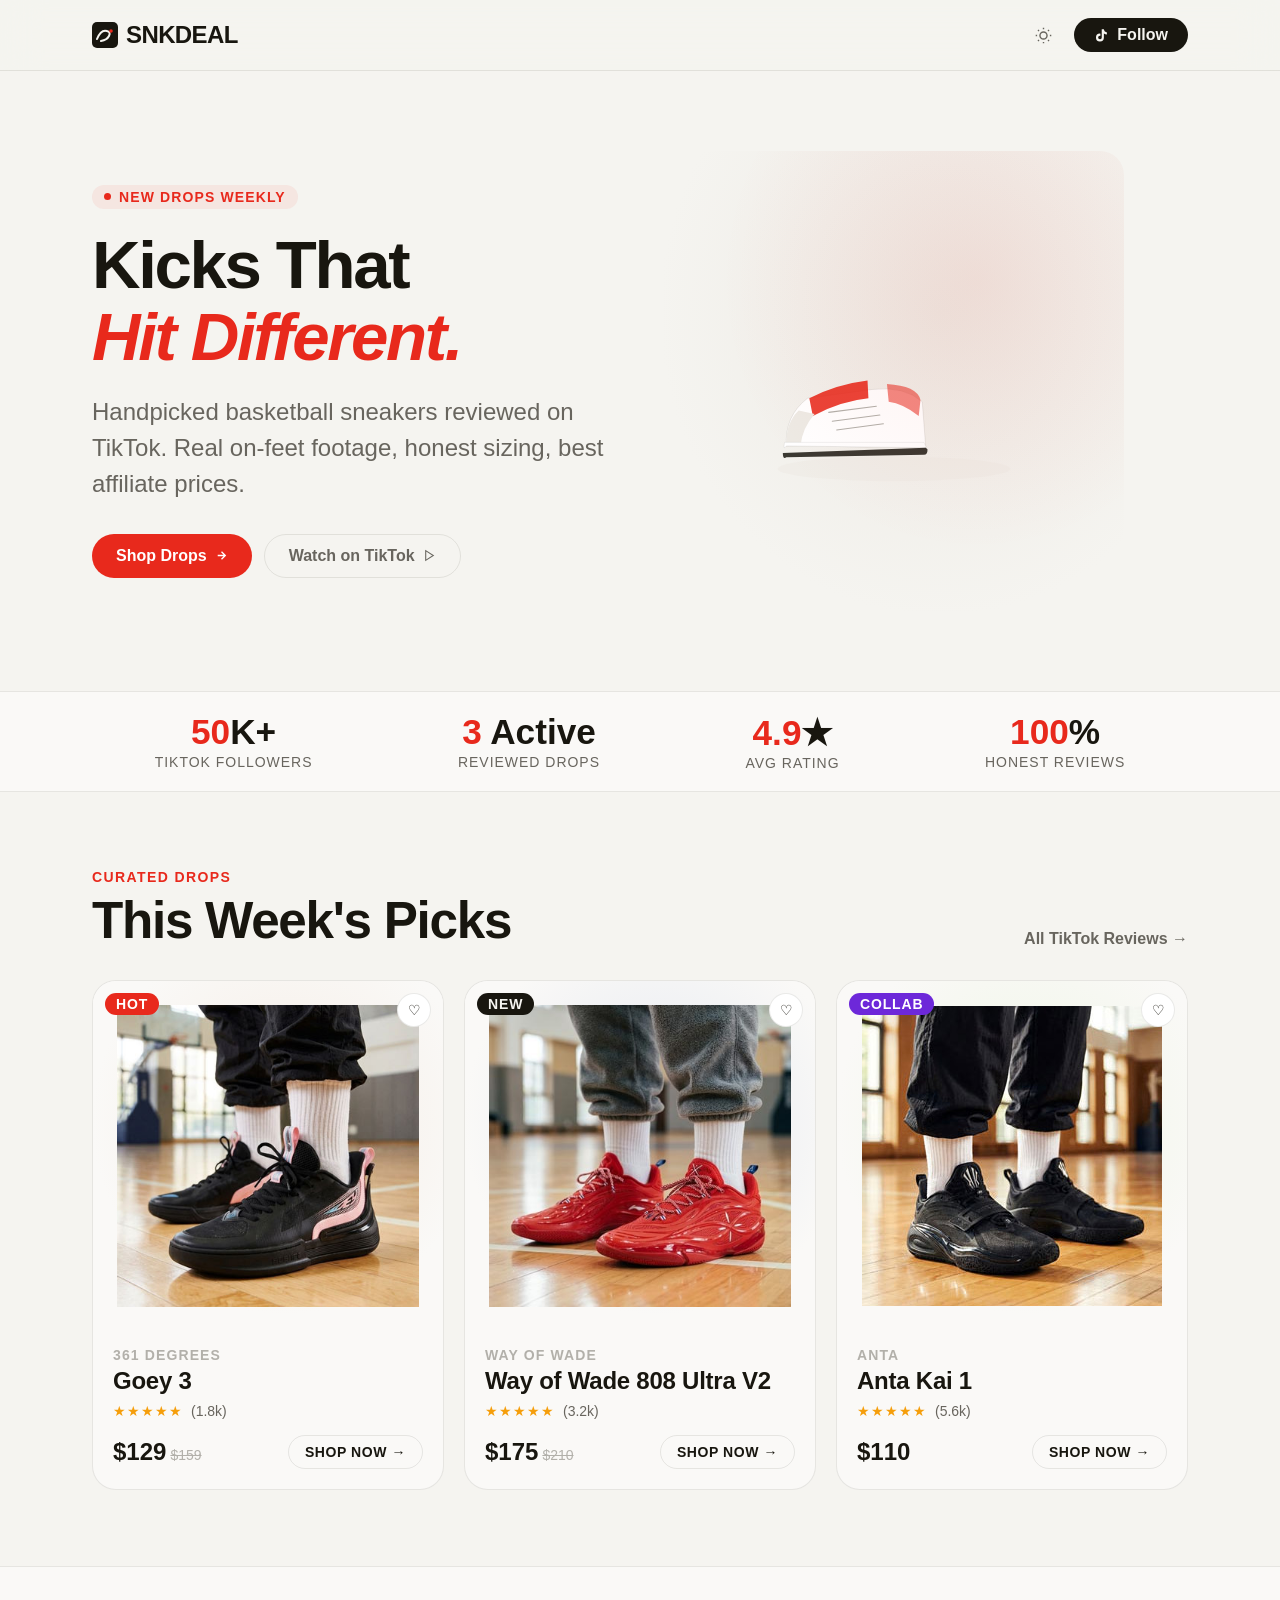
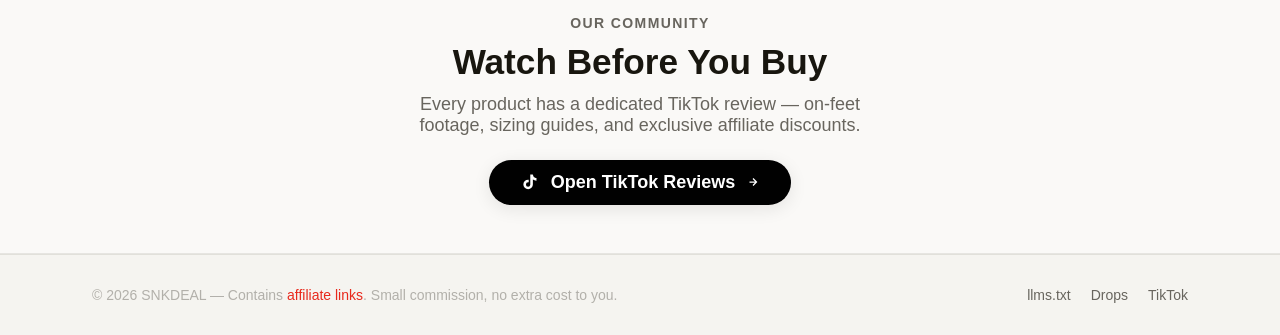
<file: index.html>
<!DOCTYPE html>
<html lang="en" data-theme="light">
<head>
<meta charset="UTF-8">
<meta name="viewport" content="width=device-width, initial-scale=1.0">
<title>SNKDEAL - Sneaker Deal | TikTok-Reviewed Kicks</title>
<meta name="description" content="Handpicked sneaker deals reviewed by @popwiremedia on TikTok. Honest on-feet footage, real sizing guides, and exclusive affiliate prices on Li-Ning, Way of Wade, Anta, and more.">
<meta name="keywords" content="sneaker deals, basketball shoes, Li-Ning Goey 3, Way of Wade 808, Anta Kai 1, TikTok sneaker review, popwiremedia">
<meta name="author" content="popwiremedia">
<link rel="canonical" href="https://snkdeal.github.io/">

<!-- Open Graph (Facebook, Messenger, Discord) -->
<meta property="og:type" content="website">
<meta property="og:title" content="SNKDEAL - Sneaker Deal | TikTok-Reviewed Kicks">
<meta property="og:description" content="Honest sneaker reviews by @popwiremedia. Real on-feet footage and exclusive affiliate deals.">
<meta property="og:url" content="https://snkdeal.github.io/">
<meta property="og:site_name" content="SNKDEAL">
<meta property="og:image" content="https://snkdeal.github.io/og-image.jpg">

<!-- Twitter Card -->
<meta name="twitter:card" content="summary_large_image">
<meta name="twitter:site" content="@popwiremedia">
<meta name="twitter:title" content="SNKDEAL - Sneaker Deal">
<meta name="twitter:description" content="Honest sneaker reviews by @popwiremedia. Exclusive affiliate deals.">
<meta name="twitter:image" content="https://snkdeal.github.io/og-image.jpg">

<!-- JSON-LD Structured Data -->
<script type="application/ld+json">
{
  "@context": "https://schema.org",
  "@type": "WebSite",
  "name": "SNKDEAL - Sneaker Deal",
  "url": "https://snkdeal.github.io/",
  "description": "TikTok-reviewed sneaker affiliate deals by @popwiremedia",
  "author": {
    "@type": "Person",
    "name": "popwiremedia",
    "sameAs": "https://www.tiktok.com/@popwiremedia"
  }
}
</script>
<meta name="google-site-verification" content="m4z4cBpgV90V_t2Q5Q-P1oXbpqA1xzdhGxe5RTSXhgk" />
<link rel="preconnect" href="https://api.fontshare.com">
<link href="https://api.fontshare.com/v2/css?f[]=satoshi@400,500,700&f[]=cabinet-grotesk@700,800&display=swap" rel="stylesheet">
<style>
    .stg img,
.ms img {
  width: 100%;
  height: 100%;
  object-fit: contain;
  display: block;
}
:root,[data-theme="light"]{
  --fd:'Cabinet Grotesk','Helvetica Neue',sans-serif;
  --fb:'Satoshi','Inter',sans-serif;
  --xs:clamp(.75rem,.7rem + .25vw,.875rem);
  --sm:clamp(.875rem,.8rem + .35vw,1rem);
  --base:clamp(1rem,.95rem + .25vw,1.125rem);
  --lg:clamp(1.125rem,1rem + .75vw,1.5rem);
  --xl:clamp(1.5rem,1.2rem + 1.25vw,2.25rem);
  --2xl:clamp(2rem,1.2rem + 2.5vw,3.5rem);
  --3xl:clamp(2.5rem,1rem + 4vw,5rem);
  --s1:.25rem;--s2:.5rem;--s3:.75rem;--s4:1rem;--s5:1.25rem;
  --s6:1.5rem;--s8:2rem;--s10:2.5rem;--s12:3rem;--s16:4rem;--s20:5rem;
  --bg:#f5f4f0;--sur:#faf9f7;--sur2:#fff;--suro:#edeae4;
  --bdr:rgba(28,22,10,.09);--txt:#18160f;--mut:#68655e;--fnt:#b2b0aa;
  --acc:#E8291C;--acch:#c41e13;--accbg:rgba(232,41,28,.07);
  --rsm:.375rem;--rmd:.5rem;--rlg:.75rem;--rxl:1rem;--r2xl:1.5rem;--rf:9999px;
  --sh1:0 1px 3px rgba(20,14,4,.06);
  --sh2:0 4px 18px rgba(20,14,4,.09);
  --sh3:0 14px 44px rgba(20,14,4,.13);
  --tr:180ms cubic-bezier(.16,1,.3,1);--w:1160px;
}
[data-theme="dark"]{
  --bg:#111010;--sur:#181715;--sur2:#1f1e1c;--suro:#252320;
  --bdr:rgba(255,250,235,.08);--txt:#e2e0da;--mut:#7a7870;--fnt:#4a4845;
  --acc:#FF4438;--acch:#FF3B2F;--accbg:rgba(255,68,56,.09);
  --sh1:0 1px 3px rgba(0,0,0,.22);--sh2:0 4px 18px rgba(0,0,0,.32);--sh3:0 14px 44px rgba(0,0,0,.48);
}
@media(prefers-color-scheme:dark){:root:not([data-theme]){
  --bg:#111010;--sur:#181715;--sur2:#1f1e1c;--suro:#252320;
  --bdr:rgba(255,250,235,.08);--txt:#e2e0da;--mut:#7a7870;--fnt:#4a4845;
  --acc:#FF4438;--acch:#FF3B2F;--accbg:rgba(255,68,56,.09);
  --sh1:0 1px 3px rgba(0,0,0,.22);--sh2:0 4px 18px rgba(0,0,0,.32);--sh3:0 14px 44px rgba(0,0,0,.48);
}}
*,*::before,*::after{box-sizing:border-box;margin:0;padding:0}
html{-webkit-font-smoothing:antialiased;scroll-behavior:smooth;scroll-padding-top:72px}
body{font-family:var(--fb);font-size:var(--base);color:var(--txt);background:var(--bg);min-height:100dvh}
img,svg{display:block;max-width:100%}ul{list-style:none}
button{cursor:pointer;background:none;border:none;font:inherit;color:inherit}
a{color:inherit;text-decoration:none}
h1,h2,h3,h4{font-family:var(--fd);line-height:1.08;text-wrap:balance}
p{text-wrap:pretty}::selection{background:var(--accbg)}
:focus-visible{outline:2px solid var(--acc);outline-offset:3px;border-radius:var(--rsm)}
a,button{transition:color var(--tr),background var(--tr),box-shadow var(--tr),transform var(--tr)}
.w{max-width:var(--w);margin-inline:auto;padding-inline:clamp(var(--s4),4vw,var(--s8))}
/* NAV */
.nav{position:sticky;top:0;z-index:100;background:color-mix(in oklab,var(--bg) 82%,transparent);backdrop-filter:blur(20px) saturate(1.5);-webkit-backdrop-filter:blur(20px) saturate(1.5);border-bottom:1px solid var(--bdr)}
.nr{display:flex;align-items:center;justify-content:space-between;padding-block:var(--s4);gap:var(--s4)}
.logo{display:flex;align-items:center;gap:var(--s2);font-family:var(--fd);font-size:var(--lg);font-weight:800;letter-spacing:-.025em}
.na{display:flex;align-items:center;gap:var(--s3)}
.bti{width:38px;height:38px;display:flex;align-items:center;justify-content:center;border-radius:var(--rmd);color:var(--mut)}
.bti:hover{color:var(--txt);background:var(--suro)}
.btp{display:inline-flex;align-items:center;gap:var(--s2);background:var(--txt);color:var(--bg);padding:var(--s2) var(--s5);border-radius:var(--rf);font-size:var(--sm);font-weight:700}
.btp:hover{background:var(--acc);transform:translateY(-1px);box-shadow:var(--sh2)}
/* HERO */
.hero{padding-block:clamp(var(--s12),8vw,var(--s20))}
.hi{display:grid;grid-template-columns:1fr 1fr;gap:var(--s12);align-items:center}
.ey{display:inline-flex;align-items:center;gap:var(--s2);background:var(--accbg);color:var(--acc);padding:var(--s1) var(--s3);border-radius:var(--rf);font-size:var(--xs);font-weight:700;letter-spacing:.08em;text-transform:uppercase;margin-bottom:var(--s5)}
.hero h1{font-size:var(--3xl);font-weight:800;letter-spacing:-.035em;margin-bottom:var(--s5)}
.hero h1 em{font-style:italic;color:var(--acc)}
.hs{font-size:var(--lg);color:var(--mut);max-width:40ch;margin-bottom:var(--s8);line-height:1.5}
.cr{display:flex;gap:var(--s3);flex-wrap:wrap}
.bp{display:inline-flex;align-items:center;gap:var(--s2);background:var(--acc);color:#fff;padding:var(--s3) var(--s6);border-radius:var(--rf);font-size:var(--sm);font-weight:700}
.bp:hover{background:var(--acch);transform:translateY(-2px);box-shadow:0 8px 28px rgba(232,41,28,.3)}
.bo{display:inline-flex;align-items:center;gap:var(--s2);border:1px solid var(--bdr);padding:var(--s3) var(--s6);border-radius:var(--rf);font-size:var(--sm);font-weight:600;color:var(--mut)}
.bo:hover{border-color:var(--txt);color:var(--txt);transform:translateY(-1px)}
.stg{width:100%;max-width:460px;aspect-ratio:1;border-radius:var(--r2xl);background:radial-gradient(ellipse at 60% 35%,var(--suro) 0%,var(--bg) 72%);display:flex;align-items:center;justify-content:center;position:relative;overflow:hidden}
.stg::before{content:'';position:absolute;inset:0;background:radial-gradient(ellipse at 68% 28%,rgba(232,41,28,.08) 0%,transparent 58%)}
/* STATS */
.sts{background:var(--sur);border-top:1px solid var(--bdr);border-bottom:1px solid var(--bdr);padding-block:var(--s5)}
.sr{display:flex;justify-content:space-around;flex-wrap:wrap;gap:var(--s5)}
.st{text-align:center}
.sn{font-family:var(--fd);font-size:var(--xl);font-weight:800}
.sn span{color:var(--acc)}
.sl{font-size:var(--xs);color:var(--mut);text-transform:uppercase;letter-spacing:.07em;margin-top:2px}
/* SECTION HD */
.sh{display:flex;align-items:flex-end;justify-content:space-between;margin-bottom:var(--s8);flex-wrap:wrap;gap:var(--s4)}
.se{font-size:var(--xs);font-weight:700;letter-spacing:.1em;text-transform:uppercase;color:var(--acc);margin-bottom:var(--s2)}
.st2{font-size:var(--2xl);font-weight:800;letter-spacing:-.025em}
.sa{font-size:var(--sm);font-weight:600;color:var(--mut);display:flex;align-items:center;gap:4px;white-space:nowrap}
.sa:hover{color:var(--acc)}
/* PRODUCTS */
.prods{padding-block:clamp(var(--s12),6vw,var(--s20))}
.grid{display:grid;grid-template-columns:repeat(auto-fill,minmax(min(300px,100%),1fr));gap:var(--s5)}
/* CARD */
.card{background:var(--sur);border:1px solid var(--bdr);border-radius:var(--r2xl);overflow:hidden;cursor:pointer;position:relative;display:flex;flex-direction:column;transition:transform var(--tr),box-shadow var(--tr)}
.card:hover{transform:translateY(-6px);box-shadow:var(--sh3)}
.card:hover .ca{background:var(--acc);color:#fff;border-color:transparent}
.card:hover .sw svg{transform:scale(1.06) rotate(-3deg)}
.bdg{position:absolute;top:var(--s3);left:var(--s3);z-index:2;font-size:var(--xs);font-weight:700;letter-spacing:.06em;text-transform:uppercase;padding:3px 11px;border-radius:var(--rf)}
.bh{background:var(--acc);color:#fff}
.bn{background:var(--txt);color:var(--bg)}
.bc{background:#6d28d9;color:#fff}
.bs{background:#15803d;color:#fff}
.wsh{position:absolute;top:var(--s3);right:var(--s3);z-index:2;width:34px;height:34px;border-radius:var(--rf);background:var(--sur2);border:1px solid var(--bdr);display:flex;align-items:center;justify-content:center;font-size:14px;transition:background var(--tr),transform var(--tr)}
.wsh:hover{background:var(--accbg);transform:scale(1.1)}
.sw{aspect-ratio:1;display:flex;align-items:center;justify-content:center;padding:var(--s6)}
.sw svg{transition:transform 320ms cubic-bezier(.16,1,.3,1)}
.cb{padding:var(--s4) var(--s5) var(--s5);display:flex;flex-direction:column;flex:1}
.cbr{font-size:var(--xs);font-weight:600;letter-spacing:.08em;text-transform:uppercase;color:var(--fnt);margin-bottom:var(--s1)}
.cn{font-family:var(--fd);font-size:var(--lg);font-weight:700;letter-spacing:-.01em;margin-bottom:var(--s2);line-height:1.15}
.cm{display:flex;align-items:center;gap:var(--s2);margin-bottom:var(--s4);font-size:var(--xs);color:var(--mut)}
.str{color:#f59e0b;letter-spacing:1px}
.cf{display:flex;align-items:center;justify-content:space-between;margin-top:auto}
.pr{font-family:var(--fd);font-size:var(--lg);font-weight:800}
.pro{font-size:var(--xs);color:var(--fnt);text-decoration:line-through;margin-left:var(--s1)}
.ca{display:inline-flex;align-items:center;gap:4px;border:1.5px solid var(--bdr);border-radius:var(--rf);padding:var(--s2) var(--s4);font-size:var(--xs);font-weight:700;letter-spacing:.04em;text-transform:uppercase;white-space:nowrap;transition:background var(--tr),color var(--tr),border-color var(--tr)}
.bwm{background:radial-gradient(circle at 55% 40%,#f5ece4 0%,var(--sur) 68%)}
.bwk{background:radial-gradient(circle at 55% 40%,#e4e8f0 0%,var(--sur) 68%)}
.bvv{background:radial-gradient(circle at 55% 40%,#eef5e4 0%,var(--sur) 68%)}
[data-theme="dark"] .bwm{background:radial-gradient(circle at 55% 40%,#2a2320 0%,var(--sur) 68%)}
[data-theme="dark"] .bwk{background:radial-gradient(circle at 55% 40%,#1e2228 0%,var(--sur) 68%)}
[data-theme="dark"] .bvv{background:radial-gradient(circle at 55% 40%,#20281e 0%,var(--sur) 68%)}
/* TT */
.tt{background:var(--sur);border-top:1px solid var(--bdr);border-bottom:1px solid var(--bdr);padding-block:var(--s12)}
.tti{text-align:center}
.tti h2{font-size:var(--xl);font-weight:800;margin-bottom:var(--s3)}
.tti p{color:var(--mut);max-width:50ch;margin-inline:auto;margin-bottom:var(--s6)}
.btt{display:inline-flex;align-items:center;gap:var(--s3);background:#010101;color:#fff;padding:var(--s3) var(--s8);border-radius:var(--rf);font-size:var(--base);font-weight:700;box-shadow:var(--sh2)}
.btt:hover{background:var(--acc);transform:translateY(-2px)}
/* FOOTER */
.ft{padding-block:var(--s8);border-top:1px solid var(--bdr)}
.fr{display:flex;align-items:center;justify-content:space-between;flex-wrap:wrap;gap:var(--s4)}
.fn{font-size:var(--xs);color:var(--fnt)}.fn a{color:var(--acc)}
.fl{display:flex;gap:var(--s5)}.fl a{font-size:var(--xs);color:var(--mut)}.fl a:hover{color:var(--txt)}
/* REVEAL */
.r{opacity:0;transform:translateY(22px);transition:opacity .5s ease,transform .5s ease}
.r.on{opacity:1;transform:none}
@media(max-width:768px){.hi{grid-template-columns:1fr}.stg{display:none}.fr{flex-direction:column;text-align:center}}
</style>
</head>
<body>

<nav class="nav" role="navigation" aria-label="Main">
  <div class="w">
    <div class="nr">
      <a href="index.html" class="logo" aria-label="SNKDEAL home">
        <svg width="26" height="26" viewBox="0 0 26 26" fill="none" aria-hidden="true">
          <rect width="26" height="26" rx="5" fill="currentColor"/>
          <path d="M5 17 Q9 7 15 9 Q19 10 17 14 Q15 18 9 19" stroke="var(--bg)" stroke-width="2" stroke-linecap="round" fill="none"/>
          <circle cx="19" cy="9" r="1.8" fill="var(--acc)"/>
        </svg>
        SNKDEAL
      </a>
      <div class="na">
        <button class="bti" data-tt aria-label="Toggle theme">
          <svg width="17" height="17" viewBox="0 0 24 24" fill="none" stroke="currentColor" stroke-width="2"><circle cx="12" cy="12" r="5"/><path d="M12 1v2M12 21v2M4.22 4.22l1.42 1.42M18.36 18.36l1.42 1.42M1 12h2M21 12h2M4.22 19.78l1.42-1.42M18.36 5.64l1.42-1.42"/></svg>
        </button>
        <a href="https://www.tiktok.com/@popwiremedia" target="_blank" rel="noopener noreferrer" class="btp">
          <svg width="15" height="15" viewBox="0 0 24 24" fill="currentColor"><path d="M19.59 6.69a4.83 4.83 0 01-3.77-4.25V2h-3.45v13.67a2.89 2.89 0 01-2.88 2.5 2.89 2.89 0 01-2.89-2.89 2.89 2.89 0 012.89-2.89c.28 0 .54.04.79.1V9.01a6.33 6.33 0 00-.79-.05 6.34 6.34 0 00-6.34 6.34 6.34 6.34 0 006.34 6.34 6.34 6.34 0 006.33-6.34V8.69a8.22 8.22 0 004.81 1.54V6.79a4.85 4.85 0 01-1.04-.1z"/></svg>
          Follow
        </a>
      </div>
    </div>
  </div>
</nav>

<main id="main">
<section class="hero" aria-labelledby="h1">
  <div class="w"><div class="hi">
    <div>
      <div class="ey r"><svg width="7" height="7" viewBox="0 0 7 7"><circle cx="3.5" cy="3.5" r="3.5" fill="currentColor"/></svg>New Drops Weekly</div>
      <h1 id="h1" class="r">Kicks That<br><em>Hit Different.</em></h1>
      <p class="hs r">Handpicked basketball sneakers reviewed on TikTok. Real on-feet footage, honest sizing, best affiliate prices.</p>
      <div class="cr r">
        <a href="#products" class="bp">Shop Drops <svg width="13" height="13" viewBox="0 0 24 24" fill="none" stroke="currentColor" stroke-width="2.5"><path d="M5 12h14M12 5l7 7-7 7"/></svg></a>
        <a href="https://www.tiktok.com/@popwiremedia" target="_blank" rel="noopener noreferrer" class="bo">Watch on TikTok <svg width="13" height="13" viewBox="0 0 24 24" fill="none" stroke="currentColor" stroke-width="2"><polygon points="5 3 19 12 5 21 5 3"/></svg></a>
      </div>
    </div>
    <div class="stg r" aria-hidden="true">
      <svg viewBox="0 0 340 230" width="300" fill="none">
        <ellipse cx="170" cy="214" rx="132" ry="14" fill="var(--suro)" opacity=".5"/>
        <path d="M48 188 Q46 154 72 134 L146 124 Q182 120 202 138 L206 190Z" fill="var(--sur2)" stroke="var(--bdr)" stroke-width="1"/>
        <path d="M74 134 Q106 118 140 114 L141 134 Q110 137 78 154Z" fill="var(--acc)" opacity=".88"/>
        <path d="M162 118 Q196 120 200 136 L198 154 Q180 140 164 138Z" fill="var(--acc)" opacity=".55"/>
        <path d="M48 188 Q47 162 62 148 L80 152 Q66 168 64 188Z" fill="var(--suro)"/>
        <path d="M46 184 Q44 194 48 188 L206 190 Q210 197 204 184Z" fill="var(--sur2)" stroke="var(--bdr)" stroke-width=".8"/>
        <path d="M44 196 Q44 204 48 201 L204 198 Q208 198 208 192 L206 190Z" fill="var(--txt)" opacity=".84"/>
        <line x1="96" y1="150" x2="150" y2="143" stroke="var(--fnt)" stroke-width="1.2" stroke-linecap="round"/>
        <line x1="100" y1="160" x2="154" y2="153" stroke="var(--fnt)" stroke-width="1.2" stroke-linecap="round"/>
        <line x1="105" y1="170" x2="158" y2="163" stroke="var(--fnt)" stroke-width="1.2" stroke-linecap="round"/>
      </svg>
    </div>
  </div></div>
</section>

<div class="sts"><div class="w"><div class="sr">
  <div class="st r"><div class="sn"><span data-c="50">50</span>K+</div><div class="sl">TikTok Followers</div></div>
  <div class="st r"><div class="sn"><span data-c="3">3</span> Active</div><div class="sl">Reviewed Drops</div></div>
  <div class="st r"><div class="sn"><span data-c="4.9">4.9</span>★</div><div class="sl">Avg Rating</div></div>
  <div class="st r"><div class="sn"><span data-c="100">100</span>%</div><div class="sl">Honest Reviews</div></div>
</div></div></div>

<section class="prods" id="products" aria-labelledby="pt">
  <div class="w">
    <div class="sh r">
      <div><p class="se">Curated Drops</p><h2 class="st2" id="pt">This Week's Picks</h2></div>
      <a href="https://www.tiktok.com/@popwiremedia" target="_blank" rel="noopener noreferrer" class="sa">All TikTok Reviews &rarr;</a>
    </div>
    <div class="grid" id="grid"><p style="color:var(--mut);padding:var(--s8)">Loading products…</p></div>
  </div>
</section>

<section class="tt" aria-labelledby="tth">
  <div class="w"><div class="tti r">
    <p class="se" style="display:block;margin-bottom:var(--s3)">Our Community</p>
    <h2 id="tth">Watch Before You Buy</h2>
    <p>Every product has a dedicated TikTok review — on-feet footage, sizing guides, and exclusive affiliate discounts.</p>
    <a href="https://www.tiktok.com/@popwiremedia" target="_blank" rel="noopener noreferrer" class="btt">
      <svg width="18" height="18" viewBox="0 0 24 24" fill="currentColor"><path d="M19.59 6.69a4.83 4.83 0 01-3.77-4.25V2h-3.45v13.67a2.89 2.89 0 01-2.88 2.5 2.89 2.89 0 01-2.89-2.89 2.89 2.89 0 012.89-2.89c.28 0 .54.04.79.1V9.01a6.33 6.33 0 00-.79-.05 6.34 6.34 0 00-6.34 6.34 6.34 6.34 0 006.34 6.34 6.34 6.34 0 006.33-6.34V8.69a8.22 8.22 0 004.81 1.54V6.79a4.85 4.85 0 01-1.04-.1z"/></svg>
      Open TikTok Reviews
      <svg width="12" height="12" viewBox="0 0 24 24" fill="none" stroke="currentColor" stroke-width="2.5"><path d="M5 12h14M12 5l7 7-7 7"/></svg>
    </a>
  </div></div>
</section>
</main>

<footer class="ft" role="contentinfo"><div class="w"><div class="fr">
  <p class="fn">&copy; 2026 SNKDEAL &mdash; Contains <a href="llms.txt" target="_blank">affiliate links</a>. Small commission, no extra cost to you.</p>
  <nav class="fl" aria-label="Footer"><a href="llms.txt" target="_blank">llms.txt</a><a href="#products">Drops</a><a href="https://www.tiktok.com/@popwiremedia" target="_blank" rel="noopener noreferrer">TikTok</a></nav>
</div></div></footer>

<script>
(function () {
  var t = document.querySelector('[data-tt]');
  var r = document.documentElement;
  var d = matchMedia('(prefers-color-scheme:dark)').matches ? 'dark' : 'light';
  r.setAttribute('data-theme', d);

  if (t) {
    t.addEventListener('click', function () {
      d = d === 'dark' ? 'light' : 'dark';
      r.setAttribute('data-theme', d);
      t.innerHTML =
        d === 'dark'
          ? '<svg width="17" height="17" viewBox="0 0 24 24" fill="none" stroke="currentColor" stroke-width="2"><circle cx="12" cy="12" r="5"/><path d="M12 1v2M12 21v2M4.22 4.22l1.42 1.42M18.36 18.36l1.42 1.42M1 12h2M21 12h2M4.22 19.78l1.42-1.42M18.36 5.64l1.42-1.42"/></svg>'
          : '<svg width="17" height="17" viewBox="0 0 24 24" fill="none" stroke="currentColor" stroke-width="2"><path d="M21 12.79A9 9 0 1 1 11.21 3 7 7 0 0 0 21 12.79z"/></svg>';
    });
  }
})();

var io = new IntersectionObserver(function (entries) {
  entries.forEach(function (el) {
    if (el.isIntersecting) {
      el.target.classList.add('on');
      io.unobserve(el.target);
    }
  });
}, { threshold: 0.1 });

document.querySelectorAll('.r').forEach(function (el) {
  io.observe(el);
});

var SVGS = {
  'goey-3': '<svg viewBox="0 0 200 140" width="190" fill="none"><ellipse cx="100" cy="130" rx="80" ry="7" fill="rgba(0,0,0,.05)"/><path d="M28 108 Q26 84 52 68 L116 61 Q150 59 166 74 L170 110Z" fill="#f4f1ee"/><path d="M54 68 Q80 56 110 55 L111 71 Q84 73 58 84Z" fill="#E8291C" opacity=".9"/><path d="M128 59 Q150 61 163 74 L161 86 Q144 76 130 75Z" fill="#E8291C" opacity=".55"/><path d="M28 108 Q27 86 40 76 L58 80 Q46 93 44 108Z" fill="#e8e2dc"/><path d="M26 106 Q24 113 28 108 L170 110 Q172 115 168 107Z" fill="#faf9f7" stroke="rgba(0,0,0,.06)" stroke-width=".8"/><path d="M24 115 Q24 121 28 118 L168 116 Q172 116 172 111 L170 110Z" fill="#18160f" opacity=".88"/><line x1="74" y1="78" x2="116" y2="73" stroke="#ccc" stroke-width="1.2" stroke-linecap="round"/><line x1="78" y1="87" x2="120" y2="82" stroke="#ccc" stroke-width="1.2" stroke-linecap="round"/><line x1="83" y1="96" x2="124" y2="91" stroke="#ccc" stroke-width="1.2" stroke-linecap="round"/></svg>',
  'wade-808-ultra-v2': '<svg viewBox="0 0 200 140" width="190" fill="none"><ellipse cx="100" cy="130" rx="80" ry="7" fill="rgba(0,0,0,.05)"/><path d="M28 108 Q26 82 50 66 L114 58 Q148 56 164 72 L168 110Z" fill="#1a1e2a"/><path d="M52 66 Q78 52 110 51 L110 68 Q82 70 56 82Z" fill="#E8291C" opacity=".9"/><path d="M126 56 Q150 58 161 72 L159 85 Q142 74 128 73Z" fill="#E8291C" opacity=".6"/><path d="M28 108 Q27 84 40 74 L58 78 Q46 92 44 108Z" fill="#242838"/><path d="M26 106 Q24 113 28 108 L168 110 Q172 116 166 107Z" fill="#2a2e3e" stroke="rgba(255,255,255,.06)" stroke-width=".8"/><path d="M24 115 Q24 121 28 118 L166 116 Q170 116 170 111 L168 110Z" fill="#E8291C" opacity=".95"/><line x1="72" y1="76" x2="114" y2="71" stroke="rgba(255,255,255,.2)" stroke-width="1.1" stroke-linecap="round"/><line x1="76" y1="85" x2="118" y2="80" stroke="rgba(255,255,255,.2)" stroke-width="1.1" stroke-linecap="round"/><line x1="81" y1="94" x2="122" y2="89" stroke="rgba(255,255,255,.2)" stroke-width="1.1" stroke-linecap="round"/></svg>',
  'kai-1': '<svg viewBox="0 0 200 140" width="190" fill="none"><ellipse cx="100" cy="130" rx="80" ry="7" fill="rgba(0,0,0,.05)"/><path d="M28 108 Q26 84 52 68 L116 61 Q150 59 166 74 L170 110Z" fill="#f0f5e8"/><path d="M54 68 Q80 56 110 55 L111 71 Q84 73 58 84Z" fill="#84cc16" opacity=".85"/><path d="M128 59 Q150 61 163 74 L161 86 Q144 76 130 75Z" fill="#84cc16" opacity=".55"/><path d="M28 108 Q27 86 40 76 L58 80 Q46 93 44 108Z" fill="#dce8cc"/><text x="136" y="104" font-size="20" font-weight="900" fill="#84cc16" opacity=".6" font-family="sans-serif">A</text><path d="M26 106 Q24 113 28 108 L170 110 Q172 115 168 107Z" fill="#f8fcf0" stroke="rgba(0,0,0,.05)" stroke-width=".8"/><path d="M24 115 Q24 121 28 118 L168 116 Q172 116 172 111 L170 110Z" fill="#18160f" opacity=".85"/><line x1="74" y1="78" x2="116" y2="73" stroke="#aad06c" stroke-width="1.4" stroke-linecap="round"/><line x1="78" y1="87" x2="120" y2="82" stroke="#aad06c" stroke-width="1.4" stroke-linecap="round"/><line x1="83" y1="96" x2="124" y2="91" stroke="#aad06c" stroke-width="1.4" stroke-linecap="round"/></svg>'
};

var BGS = {
  'goey-3': 'bwm',
  'wade-808-ultra-v2': 'bwk',
  'kai-1': 'bvv'
};

var BADGES = {
  'Hot': 'bh',
  'New': 'bn',
  'Collab': 'bc',
  'Sale': 'bs'
};

function toggleWish(e, btn) {
  e.stopPropagation();
  var on = btn.dataset.w === '1';
  btn.dataset.w = on ? '0' : '1';
  btn.innerHTML = on ? '&#9825;' : '&#9829;';
  btn.style.color = on ? '' : 'var(--acc)';
}

function getProductVisual(p, key) {
  if (p.image && p.image.trim() !== '') {
    return '<img src="' + p.image + '" alt="' + p.name + '" loading="lazy" style="max-width:100%;max-height:100%;object-fit:contain;">';
  }
  return SVGS[key] || '';
}

fetch('products.json')
  .then(function (r) { return r.json(); })
  .then(function (data) {
    var g = document.getElementById('grid');
    g.innerHTML = '';

    var keys = Object.keys(data);
    var totalRating = 0;

    keys.forEach(function (k, i) {
      totalRating += parseFloat(data[k].rating || 0);
    });

    var avgRating = keys.length ? (totalRating / keys.length).toFixed(1) : '0.0';

    var activeEl = document.querySelector('[data-c="3"]');
    var avgEl = document.querySelector('[data-c="4.9"]');
    if (activeEl) activeEl.textContent = keys.length;
    if (avgEl) avgEl.textContent = avgRating;

    keys.forEach(function (k, i) {
      var p = data[k];
      var bg = BGS[k] || 'bwm';
      var bc = BADGES[p.badge] || 'bn';
      var visual = getProductVisual(p, k);
      var oldp = p.price_original ? '<span class="pro">' + p.price_original + '</span>' : '';

      var a = document.createElement('article');
      a.className = 'card r';
      a.style.transitionDelay = (i * 80) + 'ms';
      a.setAttribute('role', 'link');
      a.setAttribute('tabindex', '0');
      a.setAttribute('aria-label', p.name);

      a.innerHTML =
        '<span class="bdg ' + bc + '">' + p.badge + '</span>' +
        '<button class="wsh" data-w="0" aria-label="Wishlist" onclick="toggleWish(event,this)">&#9825;</button>' +
        '<div class="sw ' + bg + '">' + visual + '</div>' +
        '<div class="cb">' +
          '<p class="cbr">' + p.brand + '</p>' +
          '<h3 class="cn">' + p.name + '</h3>' +
          '<div class="cm">' +
            '<span class="str">&#9733;&#9733;&#9733;&#9733;&#9733;</span>' +
            '<span>(' + p.reviews + ')</span>' +
          '</div>' +
          '<div class="cf">' +
            '<div><span class="pr">' + p.price + '</span>' + oldp + '</div>' +
            '<span class="ca">Shop Now &rarr;</span>' +
          '</div>' +
        '</div>';

      a.addEventListener('click', function () {
        window.location.href = p['page-link'];
      });

      a.addEventListener('keydown', function (e) {
        if (e.key === 'Enter' || e.key === ' ') {
          e.preventDefault();
          window.location.href = p['page-link'];
        }
      });

      g.appendChild(a);
      io.observe(a);
    });

    var existingLd = document.getElementById('homepage-products-ld');
    if (existingLd) existingLd.remove();

    var ld = {
      "@context": "https://schema.org",
      "@type": "ItemList",
      "name": "SNKDEAL Sneaker Deals",
      "itemListElement": keys.map(function (k, i) {
        var p = data[k];
        return {
          "@type": "ListItem",
          "position": i + 1,
          "url": 'https://snkdeal.github.io' + p["page-link"],
          "item": {
            "@type": "Product",
            "name": p.name,
            "image": new URL(p.image, window.location.origin).href,
            "brand": {
              "@type": "Brand",
              "name": p.brand
            },
            "description": p.tagline,
            "offers": {
              "@type": "Offer",
              "price": String(p.price).replace('$', ''),
              "priceCurrency": "USD",
              "availability": "https://schema.org/InStock",
              "url": p["affiliate-link"]
            }
          }
        };
      })
    };

    var script = document.createElement('script');
    script.type = 'application/ld+json';
    script.id = 'homepage-products-ld';
    script.textContent = JSON.stringify(ld);
    document.head.appendChild(script);
  })
  .catch(function () {
    document.getElementById('grid').innerHTML =
      '<p style="color:var(--mut);padding:var(--s8)">Could not load products.</p>';
  });

var so = new IntersectionObserver(function (entries) {
  entries.forEach(function (e) {
    if (e.isIntersecting) {
      var el = e.target;
      var raw = el.dataset.c;
      var num = parseFloat(raw);
      var isF = raw.includes('.');
      var c = 0;
      var s = num / 44;
      (function t() {
        c = Math.min(c + s, num);
        el.textContent = isF ? c.toFixed(1) : Math.round(c);
        if (c < num) requestAnimationFrame(t);
      })();
      so.unobserve(el);
    }
  });
}, { threshold: 0.5 });

document.querySelectorAll('[data-c]').forEach(function (s) {
  so.observe(s);
});
</script>
<!-- Google tag (gtag.js) -->
<script async src="https://www.googletagmanager.com/gtag/js?id=G-PFBJ10FFT1"></script>
<script>
  window.dataLayer = window.dataLayer || [];
  function gtag(){dataLayer.push(arguments);}
  gtag('js', new Date());

  gtag('config', 'G-PFBJ10FFT1');
</script>
</body>
</html>
</file>
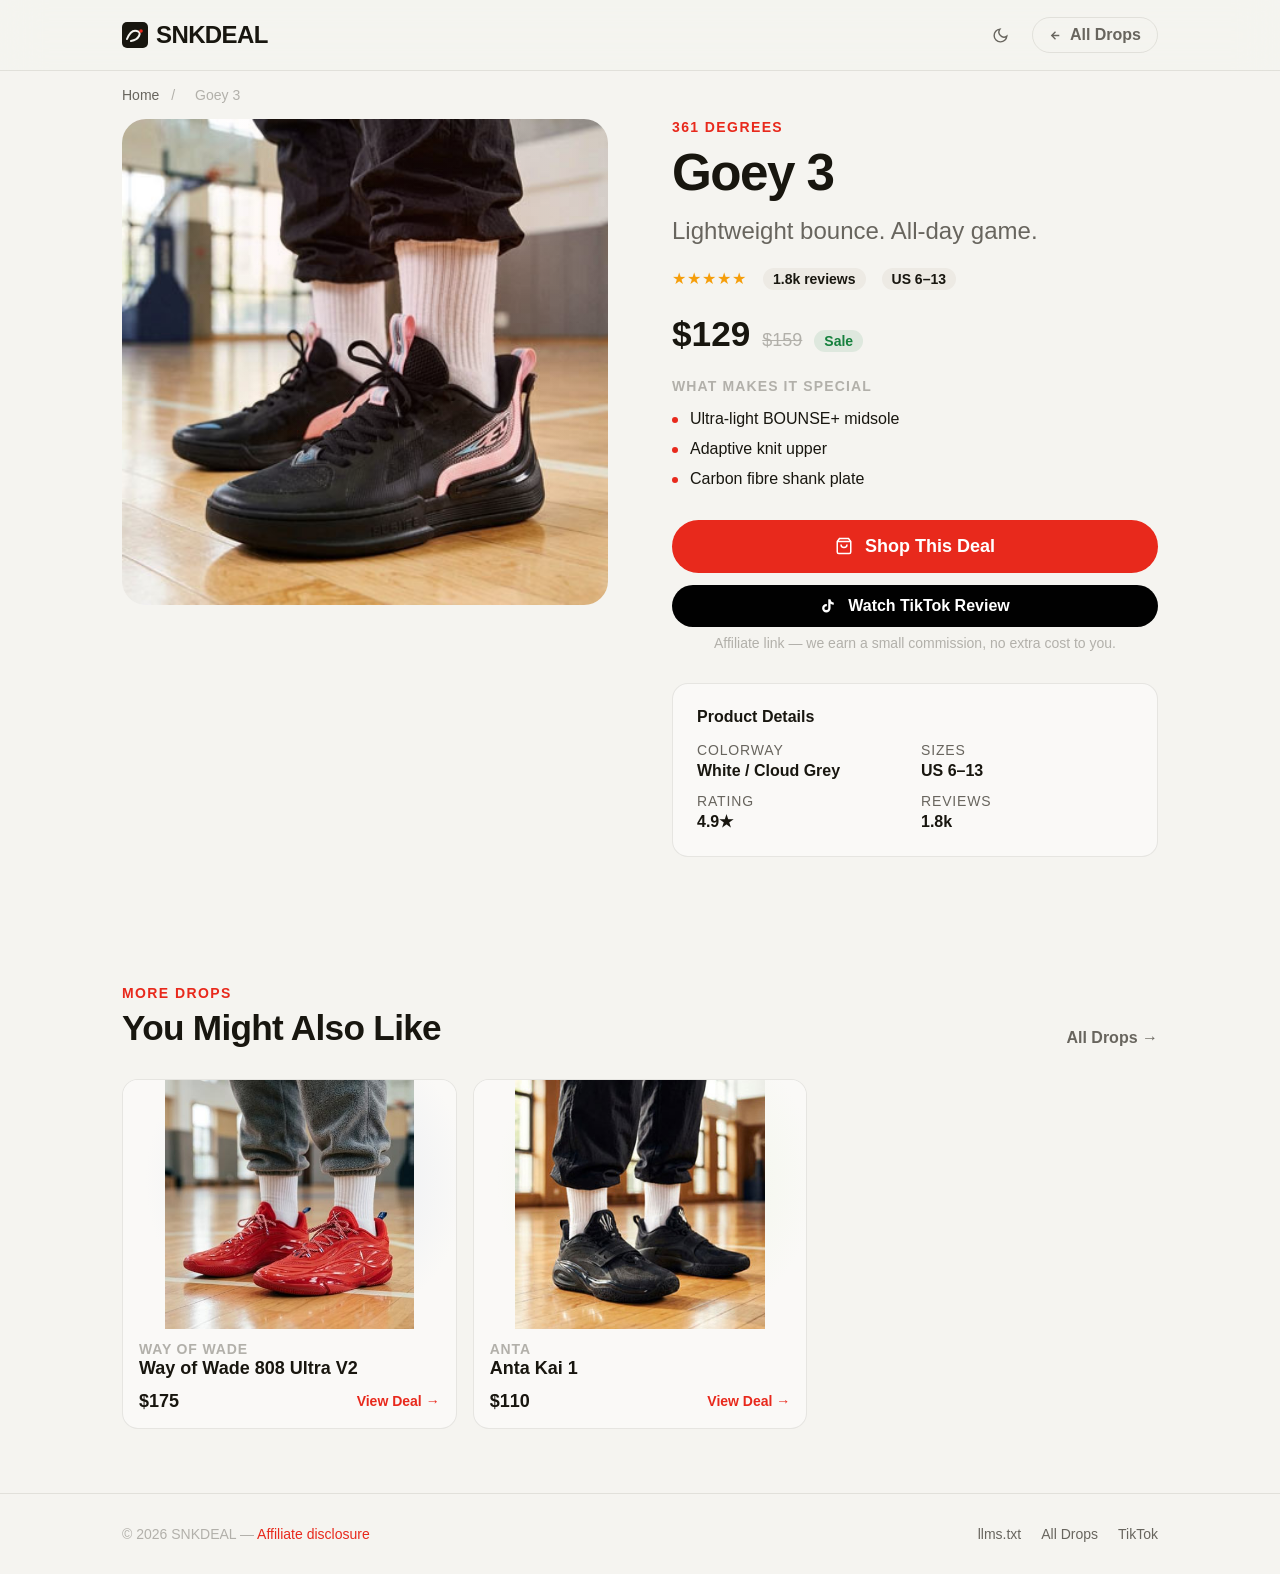
<file: goey-3/index.html>
<!DOCTYPE html>
<html lang="en" data-theme="light">
<head>
  <meta charset="UTF-8">
  <meta name="viewport" content="width=device-width, initial-scale=1.0">

  <title>Sneaker Deal Review | SNKDEAL</title>
  <meta name="description" content="Sneaker deals, reviews, prices, and TikTok picks from SNKDEAL.">
  <meta name="author" content="popwiremedia">
  <meta name="robots" content="index,follow,max-image-preview:large">
  <meta name="theme-color" content="#f5f4f0">

  <link rel="canonical" href="https://snkdeal.github.io/">

  <meta property="og:type" content="website">
  <meta property="og:title" content="Sneaker Deal Review | SNKDEAL">
  <meta property="og:description" content="Sneaker deals, reviews, prices, and TikTok picks from SNKDEAL.">
  <meta property="og:url" content="https://snkdeal.github.io/">
  <meta property="og:site_name" content="SNKDEAL">
  <meta property="og:image" content="https://snkdeal.github.io/og-image.jpg">

  <meta name="twitter:card" content="summary_large_image">
  <meta name="twitter:site" content="@popwiremedia">
  <meta name="twitter:title" content="Sneaker Deal Review | SNKDEAL">
  <meta name="twitter:description" content="Sneaker deals, reviews, prices, and TikTok picks from SNKDEAL.">
  <meta name="twitter:image" content="https://snkdeal.github.io/og-image.jpg">

  <script type="application/ld+json" id="ld-site">
  {
    "@context": "https://schema.org",
    "@type": "WebSite",
    "name": "SNKDEAL",
    "url": "https://snkdeal.github.io/"
  }
  </script>

  <script type="application/ld+json" id="ld-org">
  {
    "@context": "https://schema.org",
    "@type": "Organization",
    "name": "SNKDEAL",
    "url": "https://snkdeal.github.io/",
    "sameAs": ["https://www.tiktok.com/@popwiremedia"]
  }
  </script>

  <script type="application/ld+json" id="ld-product"></script>
  <script type="application/ld+json" id="ld-breadcrumb"></script>

  <link rel="preconnect" href="https://api.fontshare.com">
  <link href="https://api.fontshare.com/v2/css?f[]=satoshi@400,500,700&f[]=cabinet-grotesk@700,800&display=swap" rel="stylesheet">

  <style>
    .stg img,
    .ms img {
      width: 100%;
      height: 100%;
      object-fit: contain;
      display: block;
    }

    :root,[data-theme="light"]{
      --fd:'Cabinet Grotesk','Helvetica Neue',sans-serif;
      --fb:'Satoshi','Inter',sans-serif;
      --xs:clamp(.75rem,.7rem + .25vw,.875rem);
      --sm:clamp(.875rem,.8rem + .35vw,1rem);
      --base:clamp(1rem,.95rem + .25vw,1.125rem);
      --lg:clamp(1.125rem,1rem + .75vw,1.5rem);
      --xl:clamp(1.5rem,1.2rem + 1.25vw,2.25rem);
      --2xl:clamp(2rem,1.2rem + 2.5vw,3.5rem);
      --s1:.25rem;
      --s2:.5rem;
      --s3:.75rem;
      --s4:1rem;
      --s5:1.25rem;
      --s6:1.5rem;
      --s8:2rem;
      --s10:2.5rem;
      --s12:3rem;
      --s16:4rem;
      --bg:#f5f4f0;
      --sur:#faf9f7;
      --sur2:#fff;
      --suro:#edeae4;
      --bdr:rgba(28,22,10,.09);
      --txt:#18160f;
      --mut:#68655e;
      --fnt:#b2b0aa;
      --acc:#E8291C;
      --acch:#c41e13;
      --accbg:rgba(232,41,28,.07);
      --rsm:.375rem;
      --rmd:.5rem;
      --rlg:.75rem;
      --rxl:1rem;
      --r2xl:1.5rem;
      --rf:9999px;
      --sh1:0 1px 3px rgba(20,14,4,.06);
      --sh2:0 4px 18px rgba(20,14,4,.09);
      --sh3:0 14px 44px rgba(20,14,4,.13);
      --tr:180ms cubic-bezier(.16,1,.3,1);
      --w:1100px;
    }

    [data-theme="dark"]{
      --bg:#111010;
      --sur:#181715;
      --sur2:#1f1e1c;
      --suro:#252320;
      --bdr:rgba(255,250,235,.08);
      --txt:#e2e0da;
      --mut:#7a7870;
      --fnt:#4a4845;
      --acc:#FF4438;
      --acch:#FF3B2F;
      --accbg:rgba(255,68,56,.09);
      --sh1:0 1px 3px rgba(0,0,0,.22);
      --sh2:0 4px 18px rgba(0,0,0,.32);
      --sh3:0 14px 44px rgba(0,0,0,.48);
    }

    @media(prefers-color-scheme:dark){
      :root:not([data-theme]){
        --bg:#111010;
        --sur:#181715;
        --sur2:#1f1e1c;
        --suro:#252320;
        --bdr:rgba(255,250,235,.08);
        --txt:#e2e0da;
        --mut:#7a7870;
        --fnt:#4a4845;
        --acc:#FF4438;
        --acch:#FF3B2F;
        --accbg:rgba(255,68,56,.09);
        --sh1:0 1px 3px rgba(0,0,0,.22);
        --sh2:0 4px 18px rgba(0,0,0,.32);
        --sh3:0 14px 44px rgba(0,0,0,.48);
      }
    }

    *,*::before,*::after{box-sizing:border-box;margin:0;padding:0}
    html{-webkit-font-smoothing:antialiased;scroll-behavior:smooth}
    body{font-family:var(--fb);font-size:var(--base);color:var(--txt);background:var(--bg);min-height:100dvh}
    img,svg{display:block;max-width:100%}
    ul{list-style:none}
    button{cursor:pointer;background:none;border:none;font:inherit;color:inherit}
    a{color:inherit;text-decoration:none}
    h1,h2,h3{font-family:var(--fd);line-height:1.08;text-wrap:balance}
    p{text-wrap:pretty}
    :focus-visible{outline:2px solid var(--acc);outline-offset:3px;border-radius:var(--rsm)}
    a,button{transition:color var(--tr),background var(--tr),box-shadow var(--tr),transform var(--tr)}
    .w{max-width:var(--w);margin-inline:auto;padding-inline:clamp(var(--s4),4vw,var(--s8))}

    .nav{
      position:sticky;
      top:0;
      z-index:100;
      background:color-mix(in oklab,var(--bg) 82%,transparent);
      backdrop-filter:blur(20px) saturate(1.4);
      -webkit-backdrop-filter:blur(20px) saturate(1.4);
      border-bottom:1px solid var(--bdr)
    }
    .nr{display:flex;align-items:center;justify-content:space-between;padding-block:var(--s4);gap:var(--s4)}
    .logo{display:flex;align-items:center;gap:var(--s2);font-family:var(--fd);font-size:var(--lg);font-weight:800;letter-spacing:-.025em}
    .na{display:flex;align-items:center;gap:var(--s3)}
    .bti{width:38px;height:38px;display:flex;align-items:center;justify-content:center;border-radius:var(--rmd);color:var(--mut)}
    .bti:hover{color:var(--txt);background:var(--suro)}
    .bbk{
      display:inline-flex;align-items:center;gap:var(--s2);
      font-size:var(--sm);font-weight:600;color:var(--mut);
      padding:var(--s2) var(--s4);border-radius:var(--rf);border:1px solid var(--bdr)
    }
    .bbk:hover{color:var(--txt);border-color:var(--txt)}

    .crumb{padding-block:var(--s4);font-size:var(--xs);color:var(--mut)}
    .crumb a{color:var(--mut)}
    .crumb a:hover{color:var(--acc)}
    .crumb span{color:var(--fnt);margin-inline:var(--s2)}

    .prod{padding-bottom:clamp(var(--s12),6vw,var(--s16))}
    .pg{display:grid;grid-template-columns:1fr 1fr;gap:clamp(var(--s8),5vw,var(--s16));align-items:start}

    .stg{
      border-radius:var(--r2xl);
      aspect-ratio:1;
      display:flex;
      align-items:center;
      justify-content:center;
      position:relative;
      overflow:hidden
    }
    .stg::before{
      content:'';
      position:absolute;
      inset:0;
      background:radial-gradient(ellipse at 65% 30%,rgba(232,41,28,.09) 0%,transparent 60%)
    }
    .bwm{background:radial-gradient(circle at 55% 40%,#f5ece4 0%,var(--sur) 68%)}
    .bwk{background:radial-gradient(circle at 55% 40%,#e4e8f0 0%,var(--sur) 68%)}
    .bvv{background:radial-gradient(circle at 55% 40%,#eef5e4 0%,var(--sur) 68%)}
    [data-theme="dark"] .bwm{background:radial-gradient(circle at 55% 40%,#2a2320 0%,var(--sur) 68%)}
    [data-theme="dark"] .bwk{background:radial-gradient(circle at 55% 40%,#1e2228 0%,var(--sur) 68%)}
    [data-theme="dark"] .bvv{background:radial-gradient(circle at 55% 40%,#20281e 0%,var(--sur) 68%)}

    .pey{font-size:var(--xs);font-weight:700;letter-spacing:.1em;text-transform:uppercase;color:var(--acc);margin-bottom:var(--s3)}
    .pn{font-size:var(--2xl);font-weight:800;letter-spacing:-.03em;margin-bottom:var(--s4);line-height:1}
    .pt{font-size:var(--lg);color:var(--mut);margin-bottom:var(--s5);line-height:1.4}
    .mr{display:flex;align-items:center;gap:var(--s4);margin-bottom:var(--s6);font-size:var(--sm);flex-wrap:wrap}
    .str{color:#f59e0b;letter-spacing:1px}
    .mc{background:var(--suro);padding:3px 10px;border-radius:var(--rf);font-size:var(--xs);font-weight:600}
    .prr{display:flex;align-items:baseline;gap:var(--s3);margin-bottom:var(--s6);flex-wrap:wrap}
    .pp{font-family:var(--fd);font-size:var(--xl);font-weight:800}
    .ppo{font-size:var(--base);color:var(--fnt);text-decoration:line-through}
    .psv{font-size:var(--xs);font-weight:700;background:rgba(21,128,61,.1);color:#15803d;padding:3px 10px;border-radius:var(--rf)}
    .fts{margin-bottom:var(--s8)}
    .ftl{font-size:var(--xs);font-weight:700;letter-spacing:.08em;text-transform:uppercase;color:var(--fnt);margin-bottom:var(--s4)}
    .flist{display:flex;flex-direction:column;gap:var(--s3)}
    .fi{display:flex;align-items:flex-start;gap:var(--s3);font-size:var(--sm)}
    .fd{width:6px;height:6px;border-radius:50%;background:var(--acc);flex-shrink:0;margin-top:.45rem}
    .cs{display:flex;flex-direction:column;gap:var(--s3)}
    .bby{
      display:inline-flex;align-items:center;justify-content:center;gap:var(--s3);
      background:var(--acc);color:#fff;padding:var(--s4) var(--s8);
      border-radius:var(--rf);font-size:var(--base);font-weight:700;width:100%
    }
    .bby:hover{background:var(--acch);transform:translateY(-2px);box-shadow:0 10px 30px rgba(232,41,28,.32)}
    .btt{
      display:inline-flex;align-items:center;justify-content:center;gap:var(--s3);
      background:#010101;color:#fff;padding:var(--s3) var(--s8);
      border-radius:var(--rf);font-size:var(--sm);font-weight:700;width:100%
    }
    .btt:hover{background:var(--acc);transform:translateY(-1px)}
    .is-disabled{opacity:.55;pointer-events:none}
    .disc{font-size:var(--xs);color:var(--fnt);text-align:center;padding-top:var(--s2)}
    .det{background:var(--sur);border:1px solid var(--bdr);border-radius:var(--rxl);padding:var(--s6);margin-top:var(--s8)}
    .dtl{font-size:var(--sm);font-weight:700;margin-bottom:var(--s4)}
    .dg{display:grid;grid-template-columns:1fr 1fr;gap:var(--s3)}
    .di label{font-size:var(--xs);color:var(--mut);text-transform:uppercase;letter-spacing:.06em;display:block;margin-bottom:2px}
    .di span{font-size:var(--sm);font-weight:600}

    .rel{padding-block:clamp(var(--s12),5vw,var(--s16))}
    .sh{display:flex;align-items:flex-end;justify-content:space-between;margin-bottom:var(--s8);flex-wrap:wrap;gap:var(--s4)}
    .se{font-size:var(--xs);font-weight:700;letter-spacing:.1em;text-transform:uppercase;color:var(--acc);margin-bottom:var(--s2)}
    .st2{font-size:var(--xl);font-weight:800;letter-spacing:-.02em}
    .rg{display:grid;grid-template-columns:repeat(auto-fill,minmax(min(260px,100%),1fr));gap:var(--s4)}
    .mc2{
      display:block;
      background:var(--sur);
      border:1px solid var(--bdr);
      border-radius:var(--rxl);
      overflow:hidden;
      transition:transform var(--tr),box-shadow var(--tr)
    }
    .mc2:hover{transform:translateY(-4px);box-shadow:var(--sh2)}
    .ms{aspect-ratio:4/3;display:flex;align-items:center;justify-content:center}
    .mb{padding:var(--s3) var(--s4) var(--s4)}
    .mbn{font-size:var(--xs);color:var(--fnt);text-transform:uppercase;letter-spacing:.06em;font-weight:600;margin-bottom:2px}
    .mnn{font-family:var(--fd);font-size:var(--base);font-weight:700;margin-bottom:var(--s3)}
    .mf{display:flex;align-items:center;justify-content:space-between;gap:var(--s4)}
    .mp{font-family:var(--fd);font-size:var(--base);font-weight:800}
    .mc3{font-size:var(--xs);font-weight:700;color:var(--acc)}

    .ft{padding-block:var(--s8);border-top:1px solid var(--bdr)}
    .fr{display:flex;align-items:center;justify-content:space-between;flex-wrap:wrap;gap:var(--s4)}
    .fn{font-size:var(--xs);color:var(--fnt)}
    .fn a{color:var(--acc)}
    .fl{display:flex;gap:var(--s5)}
    .fl a{font-size:var(--xs);color:var(--mut)}
    .fl a:hover{color:var(--txt)}

    @keyframes shimmer{
      0%{background-position:-200% 0}
      100%{background-position:200% 0}
    }
    .sk{
      background:linear-gradient(90deg,var(--suro) 25%,var(--sur2) 50%,var(--suro) 75%);
      background-size:200% 100%;
      animation:shimmer 1.5s ease-in-out infinite;
      border-radius:var(--rmd)
    }
    .r{opacity:0;transform:translateY(20px);transition:opacity .45s ease,transform .45s ease}
    .r.on{opacity:1;transform:none}

    @media(max-width:768px){
      .pg{grid-template-columns:1fr}
      .dg{grid-template-columns:1fr}
      .fr{flex-direction:column;text-align:center}
    }
  </style>
</head>
<body>
  <nav class="nav" role="navigation" aria-label="Main">
    <div class="w">
      <div class="nr">
        <a href="../index.html" class="logo" aria-label="SNKDEAL home">
          <svg width="26" height="26" viewBox="0 0 26 26" fill="none" aria-hidden="true">
            <rect width="26" height="26" rx="5" fill="currentColor"/>
            <path d="M5 17 Q9 7 15 9 Q19 10 17 14 Q15 18 9 19" stroke="var(--bg)" stroke-width="2" stroke-linecap="round" fill="none"/>
            <circle cx="19" cy="9" r="1.8" fill="var(--acc)"/>
          </svg>
          SNKDEAL
        </a>

        <div class="na">
          <button class="bti" data-theme-toggle aria-label="Toggle theme">
            <svg width="17" height="17" viewBox="0 0 24 24" fill="none" stroke="currentColor" stroke-width="2" aria-hidden="true">
              <circle cx="12" cy="12" r="5"/>
              <path d="M12 1v2M12 21v2M4.22 4.22l1.42 1.42M18.36 18.36l1.42 1.42M1 12h2M21 12h2M4.22 19.78l1.42-1.42M18.36 5.64l1.42-1.42"/>
            </svg>
          </button>

          <a href="../index.html" class="bbk">
            <svg width="13" height="13" viewBox="0 0 24 24" fill="none" stroke="currentColor" stroke-width="2.5" aria-hidden="true">
              <path d="M19 12H5M12 19l-7-7 7-7"/>
            </svg>
            All Drops
          </a>
        </div>
      </div>
    </div>
  </nav>

  <main>
    <div class="w">
      <nav class="crumb" aria-label="Breadcrumb">
        <a href="../index.html">Home</a>
        <span>/</span>
        <span id="crumb-name" aria-current="page">Sneaker Deal</span>
      </nav>
    </div>

    <section class="prod" aria-labelledby="h1">
      <div class="w">
        <div class="pg">
          <div class="r">
            <div class="stg bwm" id="shoe-stage">
              <div class="sk" style="width:72%;aspect-ratio:2;border-radius:var(--rlg)"></div>
            </div>
          </div>

          <div class="r" style="transition-delay:80ms">
            <p class="pey" id="p-brand">Sneaker Brand</p>
            <h1 class="pn" id="h1">Sneaker Deal</h1>
            <p class="pt" id="p-tagline">Deal details loading…</p>

            <div class="mr">
              <span class="str" aria-hidden="true">&#9733;&#9733;&#9733;&#9733;&#9733;</span>
              <span id="p-reviews" class="mc">Reviews loading</span>
              <span id="p-sizes" class="mc">Sizes loading</span>
            </div>

            <div class="prr">
              <span class="pp" id="p-price">$—</span>
              <span class="ppo" id="p-price-old" hidden></span>
              <span class="psv" id="p-save" hidden>Sale</span>
            </div>

            <div class="fts">
              <p class="ftl">What makes it special</p>
              <ul class="flist" id="feat-list">
                <li class="fi"><span class="sk" style="height:1em;width:60%"></span></li>
                <li class="fi"><span class="sk" style="height:1em;width:50%"></span></li>
                <li class="fi"><span class="sk" style="height:1em;width:55%"></span></li>
              </ul>
            </div>

            <div class="cs">
              <a id="btn-buy" href="#" target="_blank" rel="nofollow sponsored noopener noreferrer" class="bby is-disabled" aria-disabled="true">
                <svg width="18" height="18" viewBox="0 0 24 24" fill="none" stroke="currentColor" stroke-width="2" aria-hidden="true">
                  <path d="M6 2 3 6v14a2 2 0 002 2h14a2 2 0 002-2V6l-3-4z"/>
                  <line x1="3" y1="6" x2="21" y2="6"/>
                  <path d="M16 10a4 4 0 01-8 0"/>
                </svg>
                Shop This Deal
              </a>

              <a id="btn-tt" href="#" target="_blank" rel="noopener noreferrer" class="btt is-disabled" aria-disabled="true">
                <svg width="16" height="16" viewBox="0 0 24 24" fill="currentColor" aria-hidden="true">
                  <path d="M19.59 6.69a4.83 4.83 0 01-3.77-4.25V2h-3.45v13.67a2.89 2.89 0 01-2.88 2.5 2.89 2.89 0 01-2.89-2.89 2.89 2.89 0 012.89-2.89c.28 0 .54.04.79.1V9.01a6.33 6.33 0 00-.79-.05 6.34 6.34 0 00-6.34 6.34 6.34 6.34 0 006.34 6.34 6.34 6.34 0 006.33-6.34V8.69a8.22 8.22 0 004.81 1.54V6.79a4.85 4.85 0 01-1.04-.1z"/>
                </svg>
                Watch TikTok Review
              </a>
            </div>

            <p class="disc">Affiliate link — we earn a small commission, no extra cost to you.</p>

            <div class="det r" style="transition-delay:160ms">
              <p class="dtl">Product Details</p>
              <div class="dg">
                <div class="di"><label>Colorway</label><span id="d-color">—</span></div>
                <div class="di"><label>Sizes</label><span id="d-sizes">—</span></div>
                <div class="di"><label>Rating</label><span id="d-rating">—</span></div>
                <div class="di"><label>Reviews</label><span id="d-reviews">—</span></div>
              </div>
            </div>
          </div>
        </div>
      </div>
    </section>

    <section class="rel" aria-labelledby="rel-h">
      <div class="w">
        <div class="sh">
          <div>
            <p class="se">More Drops</p>
            <h2 class="st2" id="rel-h">You Might Also Like</h2>
          </div>
          <a href="../index.html" style="font-size:var(--sm);font-weight:600;color:var(--mut)">All Drops &rarr;</a>
        </div>
        <div class="rg" id="related"></div>
      </div>
    </section>
  </main>

  <footer class="ft" role="contentinfo">
    <div class="w">
      <div class="fr">
        <p class="fn">&copy; 2026 SNKDEAL &mdash; <a href="../llms.txt" target="_blank" rel="noopener noreferrer">Affiliate disclosure</a></p>
        <nav class="fl" aria-label="Footer">
          <a href="../llms.txt" target="_blank" rel="noopener noreferrer">llms.txt</a>
          <a href="../index.html">All Drops</a>
          <a href="https://www.tiktok.com/@popwiremedia" target="_blank" rel="noopener noreferrer">TikTok</a>
        </nav>
      </div>
    </div>
  </footer>

  <script src="../assets/js/product-seo.js"></script>
  <script src="../assets/js/product-main.js"></script>
</body>
</html>
</file>
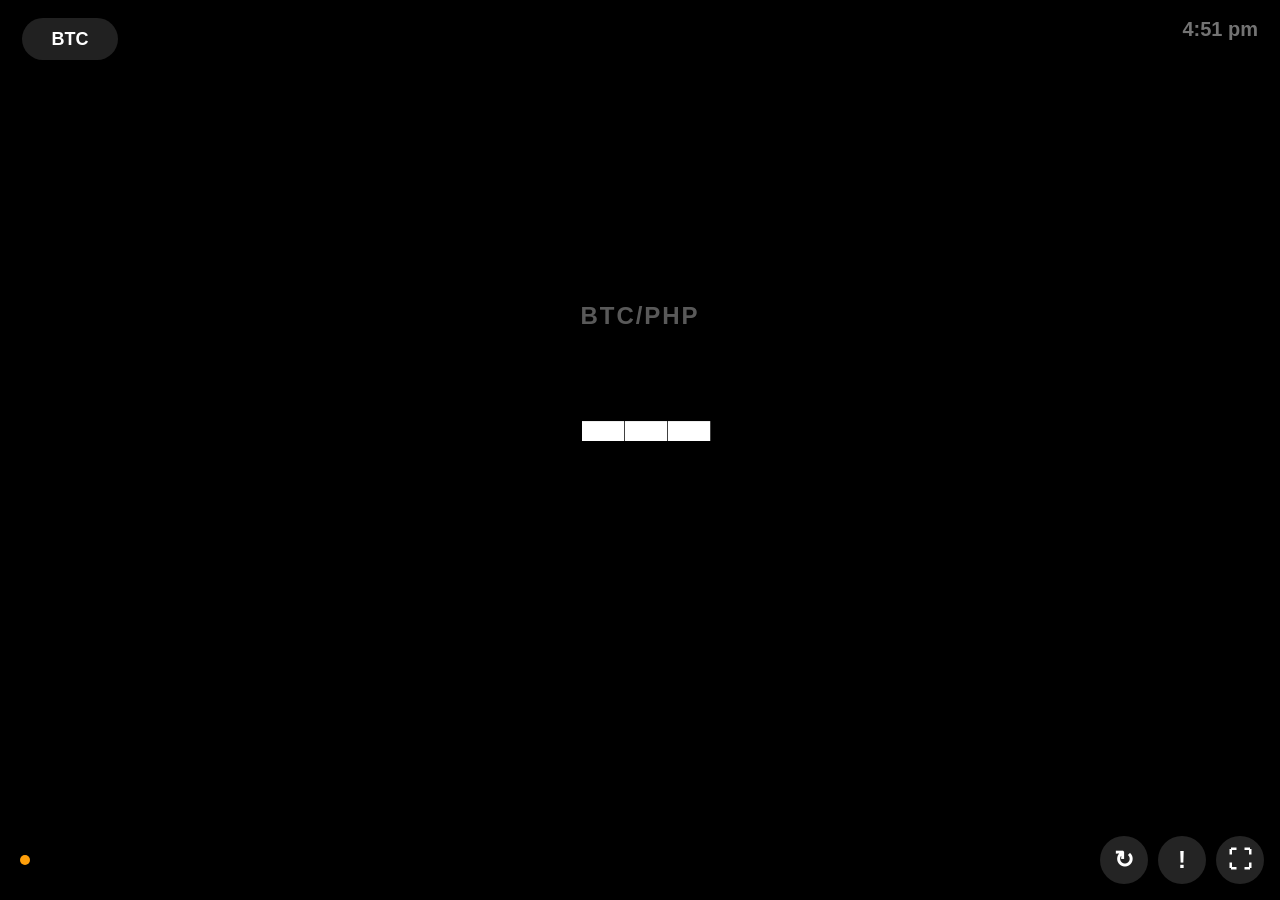
<file: btc.html>
<!DOCTYPE html>
<html lang="en">
<head>
  <meta charset="UTF-8" />
  <meta name="viewport" content="width=device-width, initial-scale=1.0" />
  <meta name="theme-color" content="#000000" />
  <title>BTC/PHP</title>
  <link rel="stylesheet" href="style.css" />
</head>

<body>
  <main class="app">
    <form id="pairForm" class="pair-form">
      <input
        id="pairInput"
        class="pair-input"
        type="text"
        autocomplete="off"
        autocapitalize="characters"
        spellcheck="false"
        placeholder="BTC"
        aria-label="Coin or pair"
      />
    </form>

    <div id="time" class="time">--:--</div>

    <section class="quote">
      <div id="pairLabel" class="pair-label">BTC/PHP</div>
      <div id="price" class="price">---</div>
      <div id="range" class="range"></div>
      <div id="alertStatus" class="alert-status"></div>
    </section>

    <div id="dot" class="dot"></div>

    <div id="alertPanel" class="panel">
      <div id="panelTitle" class="panel-title">BTC/PHP Price Alert</div>

      <div class="field">
        <label for="aboveInput">Went above</label>
        <input id="aboveInput" type="number" inputmode="decimal" placeholder="optional" />
      </div>

      <div class="field">
        <label for="belowInput">Went below</label>
        <input id="belowInput" type="number" inputmode="decimal" placeholder="optional" />
      </div>

      <label class="check-row">
        <input id="repeatInput" type="checkbox" />
        repeat every crossing
      </label>

      <div class="panel-actions">
        <button type="button" id="saveAlertBtn">Save</button>
        <button type="button" id="clearAlertBtn">Clear</button>
        <button type="button" id="closeAlertBtn">Close</button>
      </div>
    </div>

    <div class="controls">
      <button type="button" id="refreshBtn" aria-label="Refresh">↻</button>
      <button type="button" id="alertBtn" aria-label="Price alert">!</button>
      <button type="button" id="fullscreenBtn" aria-label="Fullscreen">⛶</button>
    </div>
  </main>

  <script src="app.js" defer></script>
</body>
</html>
</file>
<file: style.css>
* {
  box-sizing: border-box;
  -webkit-tap-highlight-color: transparent;
}

html,
body {
  margin: 0;
  width: 100%;
  height: 100%;
  background: #000;
  color: #fff;
  font-family: Arial, Helvetica, sans-serif;
  overflow: hidden;
}

body {
  height: 100svh;
}

.app {
  width: 100%;
  height: 100%;
  padding: clamp(10px, 3vw, 24px);
  display: grid;
  place-items: center;
  text-align: center;
}

.pair-form,
.time,
.controls,
.dot {
  position: fixed;
  z-index: 5;
}

.pair-form {
  top: clamp(10px, 2.5vw, 18px);
  left: clamp(10px, 3vw, 22px);
}

.pair-input {
  width: clamp(64px, 18vw, 96px);
  height: clamp(32px, 8vw, 42px);
  border: 0;
  border-radius: 999px;
  padding: 0 12px;
  background: rgba(255, 255, 255, 0.13);
  color: #fff;
  font-size: clamp(13px, 3.5vw, 18px);
  font-weight: 900;
  text-align: center;
  outline: none;
}

.pair-input::placeholder {
  color: rgba(255, 255, 255, 0.35);
}

.time {
  top: clamp(10px, 2.5vw, 18px);
  right: clamp(12px, 3vw, 22px);
  font-size: clamp(11px, 2.4vw, 20px);
  font-weight: 800;
  opacity: 0.45;
}

.quote {
  width: 100%;
  max-width: 100vw;
  min-height: 76svh;
  padding: clamp(34px, 8vh, 70px) 0 clamp(58px, 11vh, 90px);
  display: flex;
  flex-direction: column;
  align-items: center;
  justify-content: center;
}

.pair-label {
  margin-bottom: clamp(8px, 1.7vh, 16px);
  font-size: clamp(13px, 3.3vw, 24px);
  line-height: 1;
  font-weight: 900;
  letter-spacing: 0.08em;
  opacity: 0.35;
}

.price {
  width: 100%;
  max-width: 100%;
  font-size: clamp(50px, 16vw, 230px);
  line-height: 0.88;
  font-weight: 900;
  letter-spacing: -0.075em;
  overflow-wrap: anywhere;
  word-break: break-word;
}

.range {
  min-height: 1.1em;
  margin-top: clamp(9px, 1.8vh, 18px);
  font-size: clamp(12px, 3vw, 24px);
  line-height: 1.1;
  font-weight: 900;
  opacity: 0.42;
  overflow-wrap: anywhere;
}

.alert-status {
  min-height: 1.2em;
  margin-top: clamp(10px, 2vh, 18px);
  max-width: 96vw;
  font-size: clamp(12px, 3vw, 22px);
  line-height: 1.15;
  font-weight: 800;
  opacity: 0.65;
  overflow-wrap: anywhere;
}

.alert-status.triggered {
  color: #ff9f0a;
  opacity: 1;
}

.controls {
  right: clamp(10px, 3vw, 16px);
  bottom: clamp(10px, 3vw, 16px);
  display: flex;
  gap: clamp(7px, 2vw, 10px);
}

button {
  width: clamp(38px, 10vw, 48px);
  height: clamp(38px, 10vw, 48px);
  border: 0;
  border-radius: 50%;
  background: rgba(255, 255, 255, 0.14);
  color: #fff;
  font-size: clamp(18px, 5vw, 24px);
  font-weight: 900;
  cursor: pointer;
  display: grid;
  place-items: center;
}

button:active {
  transform: scale(0.94);
  background: rgba(255, 255, 255, 0.24);
}

.dot {
  left: clamp(14px, 4vw, 20px);
  bottom: clamp(26px, 6vw, 35px);
  width: clamp(8px, 2vw, 10px);
  height: clamp(8px, 2vw, 10px);
  border-radius: 50%;
  background: #666;
}

.dot.live {
  background: #30d158;
}

.dot.warn {
  background: #ff9f0a;
}

.dot.dead {
  background: #ff453a;
}

.panel {
  position: fixed;
  left: clamp(10px, 3vw, 18px);
  right: clamp(10px, 3vw, 18px);
  bottom: clamp(64px, 13vw, 78px);
  max-height: calc(100svh - 92px);
  overflow-y: auto;
  padding: clamp(14px, 4vw, 18px);
  border-radius: 22px;
  background: rgba(28, 28, 30, 0.96);
  backdrop-filter: blur(18px);
  z-index: 10;
  display: none;
  text-align: left;
}

.panel.open {
  display: block;
}

.panel-title {
  margin-bottom: 14px;
  font-size: clamp(15px, 4vw, 18px);
  font-weight: 900;
  opacity: 0.9;
}

.field {
  display: grid;
  grid-template-columns: minmax(82px, 112px) 1fr;
  gap: 10px;
  align-items: center;
  margin-top: 10px;
}

.field label,
.check-row {
  font-size: clamp(13px, 3.5vw, 16px);
  font-weight: 800;
  opacity: 0.75;
}

.field input[type="number"] {
  width: 100%;
  min-width: 0;
  padding: 12px 13px;
  border: 0;
  border-radius: 14px;
  background: rgba(255, 255, 255, 0.12);
  color: #fff;
  font-size: clamp(16px, 4.5vw, 19px);
  font-weight: 800;
  outline: none;
}

.field input::placeholder {
  color: rgba(255, 255, 255, 0.35);
}

.check-row {
  margin-top: 12px;
  display: flex;
  align-items: center;
  gap: 10px;
}

.check-row input {
  width: 20px;
  height: 20px;
  accent-color: #30d158;
}

.panel-actions {
  display: flex;
  gap: 10px;
  margin-top: 14px;
}

.panel-actions button {
  width: auto;
  height: 44px;
  flex: 1;
  border-radius: 14px;
  font-size: clamp(14px, 3.8vw, 16px);
}

#saveAlertBtn {
  background: #30d158;
  color: #000;
}

#clearAlertBtn {
  background: rgba(255, 69, 58, 0.26);
}

@media (max-width: 430px) and (orientation: portrait) {
  .price {
    font-size: clamp(54px, 19vw, 108px);
    line-height: 0.86;
  }
}

@media (max-width: 360px) and (orientation: portrait) {
  .price {
    font-size: clamp(48px, 18vw, 88px);
  }

  .field {
    grid-template-columns: 82px 1fr;
  }
}

@media (min-width: 901px) {
  .price {
    font-size: clamp(120px, 13vw, 240px);
  }
}

@media (orientation: landscape) and (max-height: 520px) {
  .app {
    padding-left: clamp(54px, 10vw, 90px);
    padding-right: clamp(54px, 10vw, 90px);
  }

  .quote {
    min-height: 70svh;
    padding-top: 28px;
    padding-bottom: 48px;
  }

  .price {
    font-size: clamp(46px, 23vh, 128px);
    line-height: 0.82;
  }

  .range,
  .alert-status {
    font-size: clamp(11px, 3.6vh, 18px);
  }

  .panel {
    left: clamp(58px, 11vw, 90px);
    right: clamp(58px, 11vw, 90px);
    bottom: 58px;
  }
}

@media (orientation: landscape) and (max-height: 360px) {
  .price {
    font-size: clamp(42px, 21vh, 88px);
  }

  .time,
  .range,
  .alert-status {
    font-size: 11px;
  }

  .pair-input,
  button {
    height: 34px;
  }

  button {
    width: 34px;
    font-size: 17px;
  }
}
</file>
